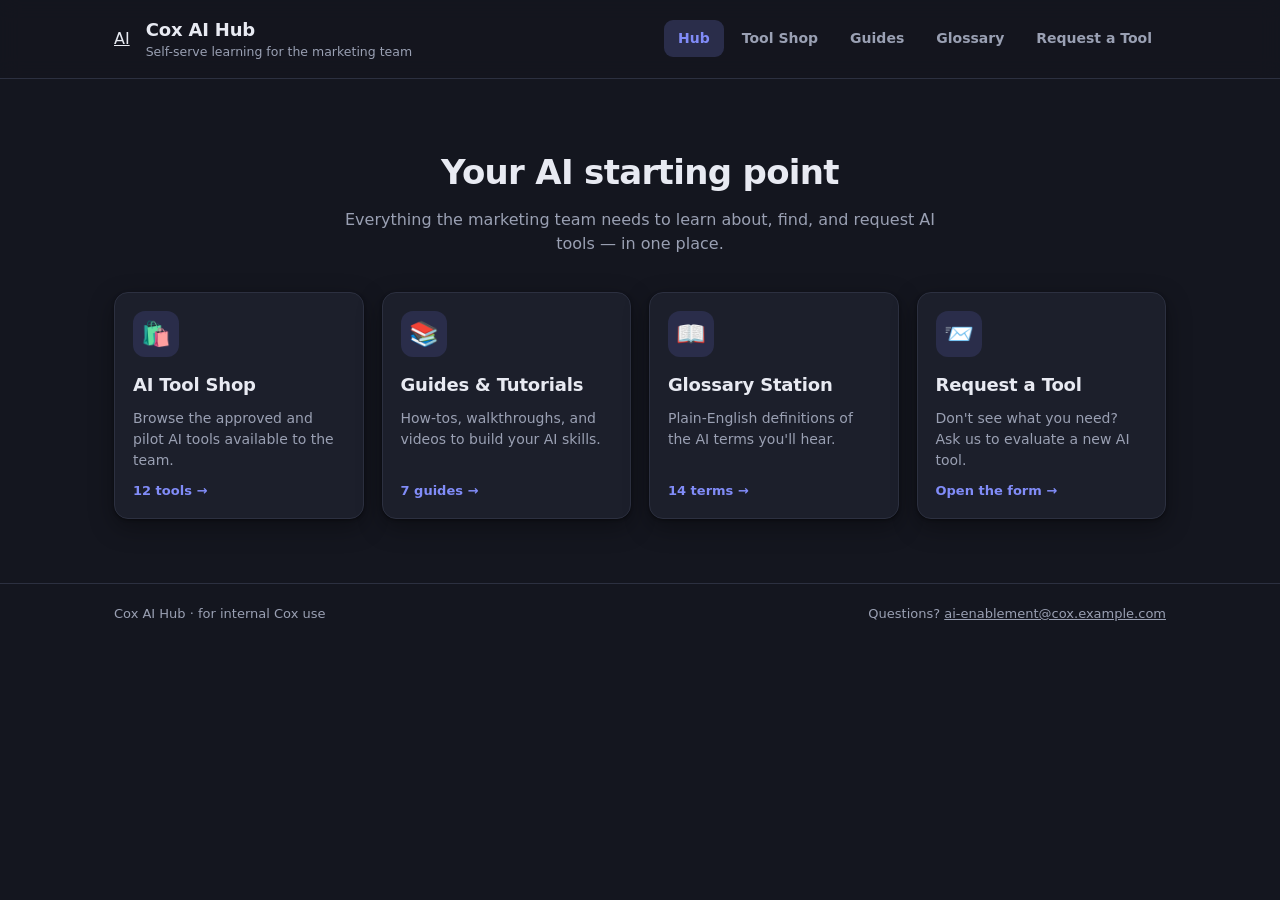
<file: cox-ai-hub/index.html>
<!DOCTYPE html>
<html lang="en">
<head>
  <meta charset="UTF-8" />
  <meta name="viewport" content="width=device-width, initial-scale=1.0" />
  <title>Cox AI Hub</title>
  <link rel="stylesheet" href="assets/css/styles.css" />
  <script src="config.js"></script>
</head>
<body>
  <header><div class="header-inner"></div></header>

  <main>
    <section class="hero">
      <h2>Your AI starting point</h2>
      <p>Everything the marketing team needs to learn about, find, and request AI tools — in one place.</p>
    </section>

    <div class="hub-grid" id="hub-grid"></div>
  </main>

  <footer><div class="footer-inner"></div></footer>

  <script src="assets/js/common.js"></script>
  <script src="assets/js/home.js"></script>
</body>
</html>
</file>
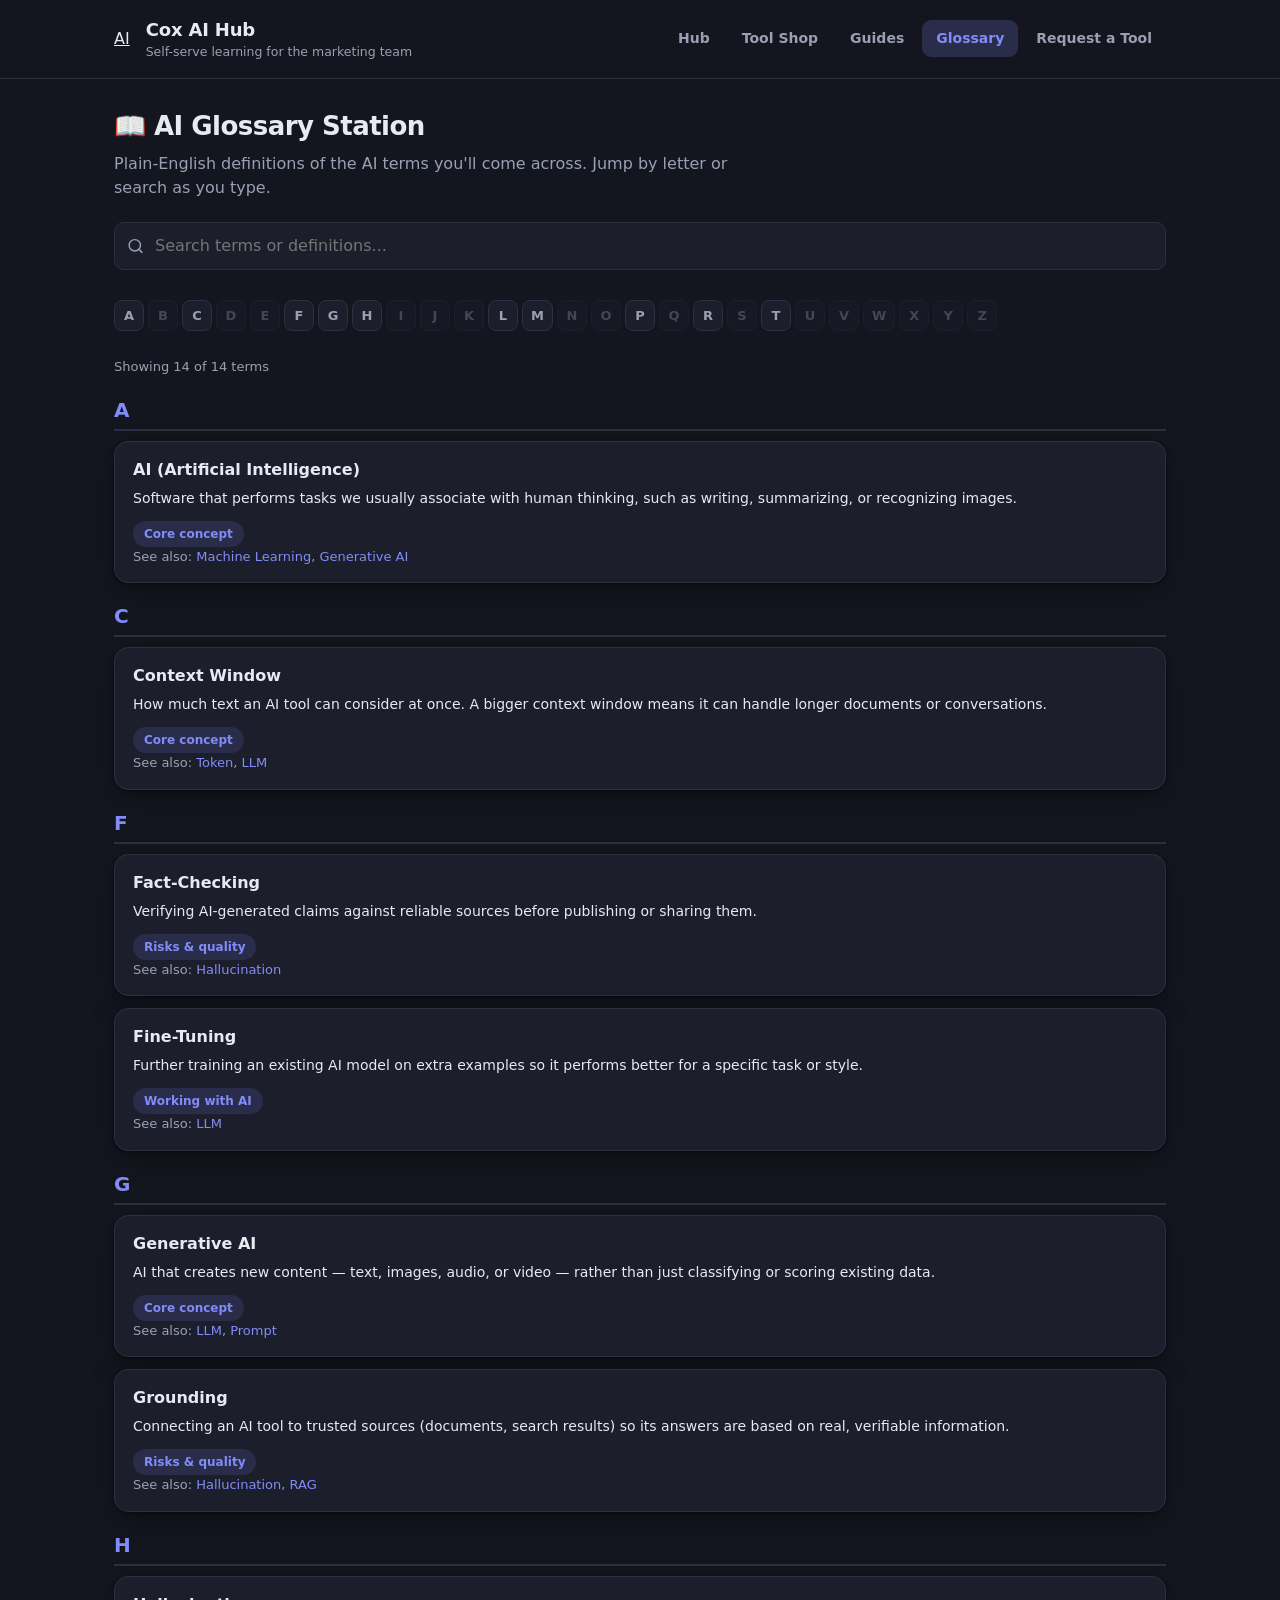
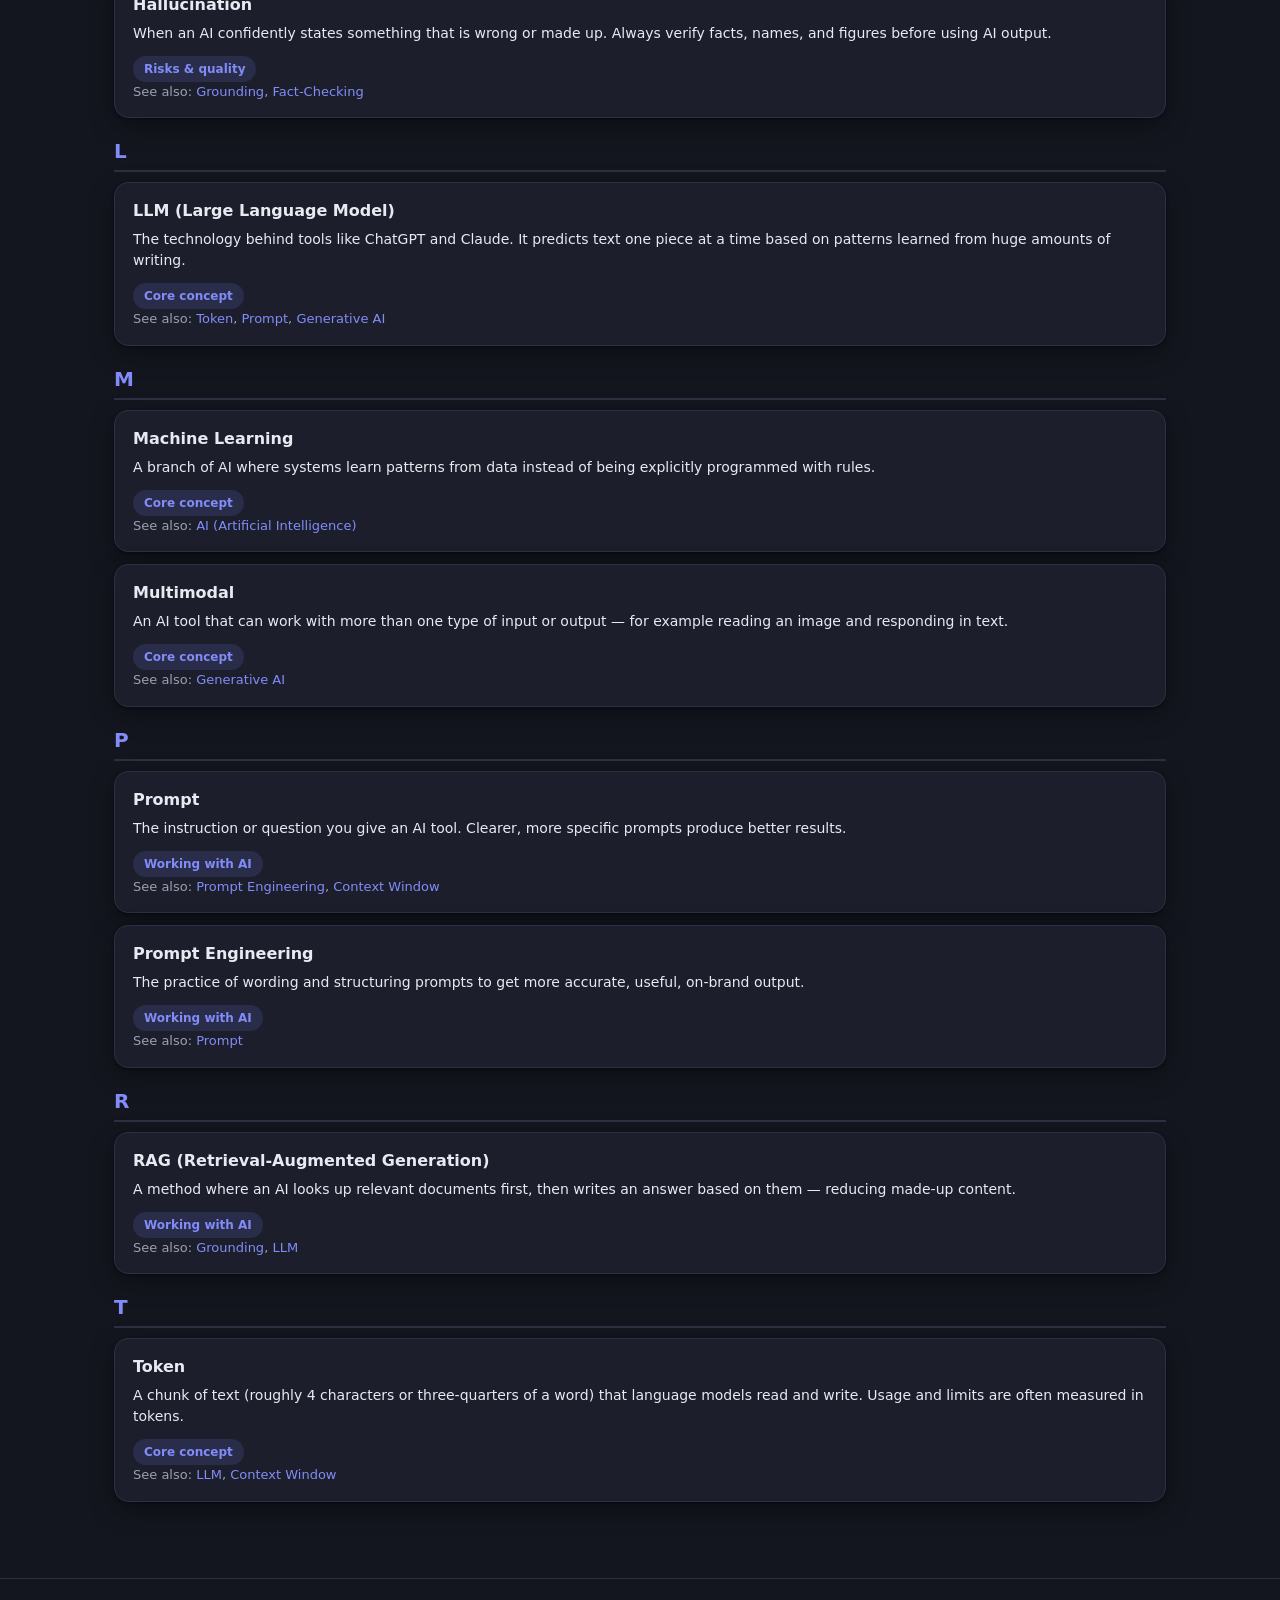
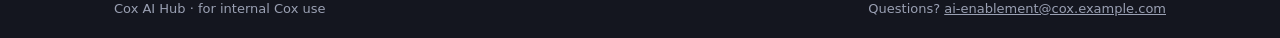
<file: cox-ai-hub/glossary.html>
<!DOCTYPE html>
<html lang="en">
<head>
  <meta charset="UTF-8" />
  <meta name="viewport" content="width=device-width, initial-scale=1.0" />
  <title>Glossary Station · Cox AI Hub</title>
  <link rel="stylesheet" href="assets/css/styles.css" />
  <script src="config.js"></script>
</head>
<body>
  <header><div class="header-inner"></div></header>

  <main>
    <div class="page-head">
      <h2>📖 AI Glossary Station</h2>
      <p>Plain-English definitions of the AI terms you'll come across. Jump by letter or search as you type.</p>
    </div>

    <div class="controls">
      <div class="search-bar">
        <svg width="17" height="17" viewBox="0 0 24 24" fill="none" stroke="currentColor" stroke-width="2" stroke-linecap="round" stroke-linejoin="round"><circle cx="11" cy="11" r="8"></circle><line x1="21" y1="21" x2="16.65" y2="16.65"></line></svg>
        <input type="text" id="search" placeholder="Search terms or definitions..." />
      </div>
    </div>

    <div class="az-bar" id="az-bar"></div>
    <div class="count" id="count"></div>
    <div id="glossary-list"></div>
  </main>

  <footer><div class="footer-inner"></div></footer>

  <script src="assets/js/common.js"></script>
  <script src="assets/js/glossary.js"></script>
</body>
</html>
</file>
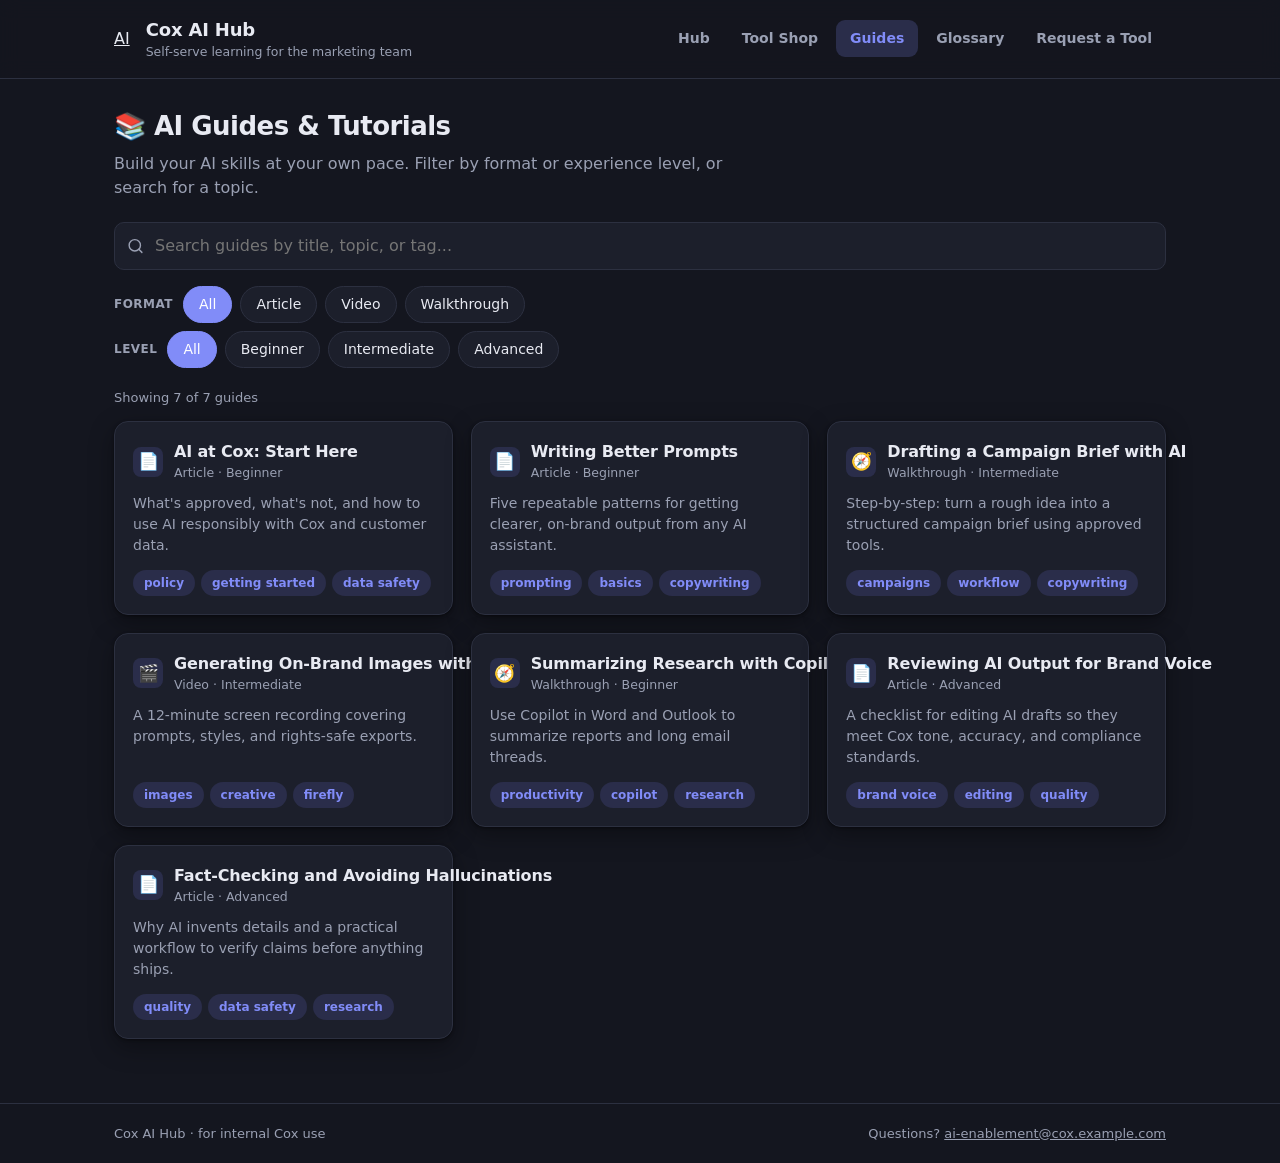
<file: cox-ai-hub/guides.html>
<!DOCTYPE html>
<html lang="en">
<head>
  <meta charset="UTF-8" />
  <meta name="viewport" content="width=device-width, initial-scale=1.0" />
  <title>Guides & Tutorials · Cox AI Hub</title>
  <link rel="stylesheet" href="assets/css/styles.css" />
  <script src="config.js"></script>
</head>
<body>
  <header><div class="header-inner"></div></header>

  <main>
    <div class="page-head">
      <h2>📚 AI Guides &amp; Tutorials</h2>
      <p>Build your AI skills at your own pace. Filter by format or experience level, or search for a topic.</p>
    </div>

    <div class="controls">
      <div class="search-bar">
        <svg width="17" height="17" viewBox="0 0 24 24" fill="none" stroke="currentColor" stroke-width="2" stroke-linecap="round" stroke-linejoin="round"><circle cx="11" cy="11" r="8"></circle><line x1="21" y1="21" x2="16.65" y2="16.65"></line></svg>
        <input type="text" id="search" placeholder="Search guides by title, topic, or tag..." />
      </div>
      <div class="filters">
        <div class="filter-group"><span class="filter-label">Format</span><div id="type-filters" style="display:contents"></div></div>
      </div>
      <div class="filters" style="margin-top:8px">
        <div class="filter-group"><span class="filter-label">Level</span><div id="level-filters" style="display:contents"></div></div>
      </div>
    </div>

    <div class="count" id="count"></div>
    <div class="grid" id="grid"></div>
  </main>

  <footer><div class="footer-inner"></div></footer>

  <script src="assets/js/common.js"></script>
  <script src="assets/js/guides.js"></script>
</body>
</html>
</file>
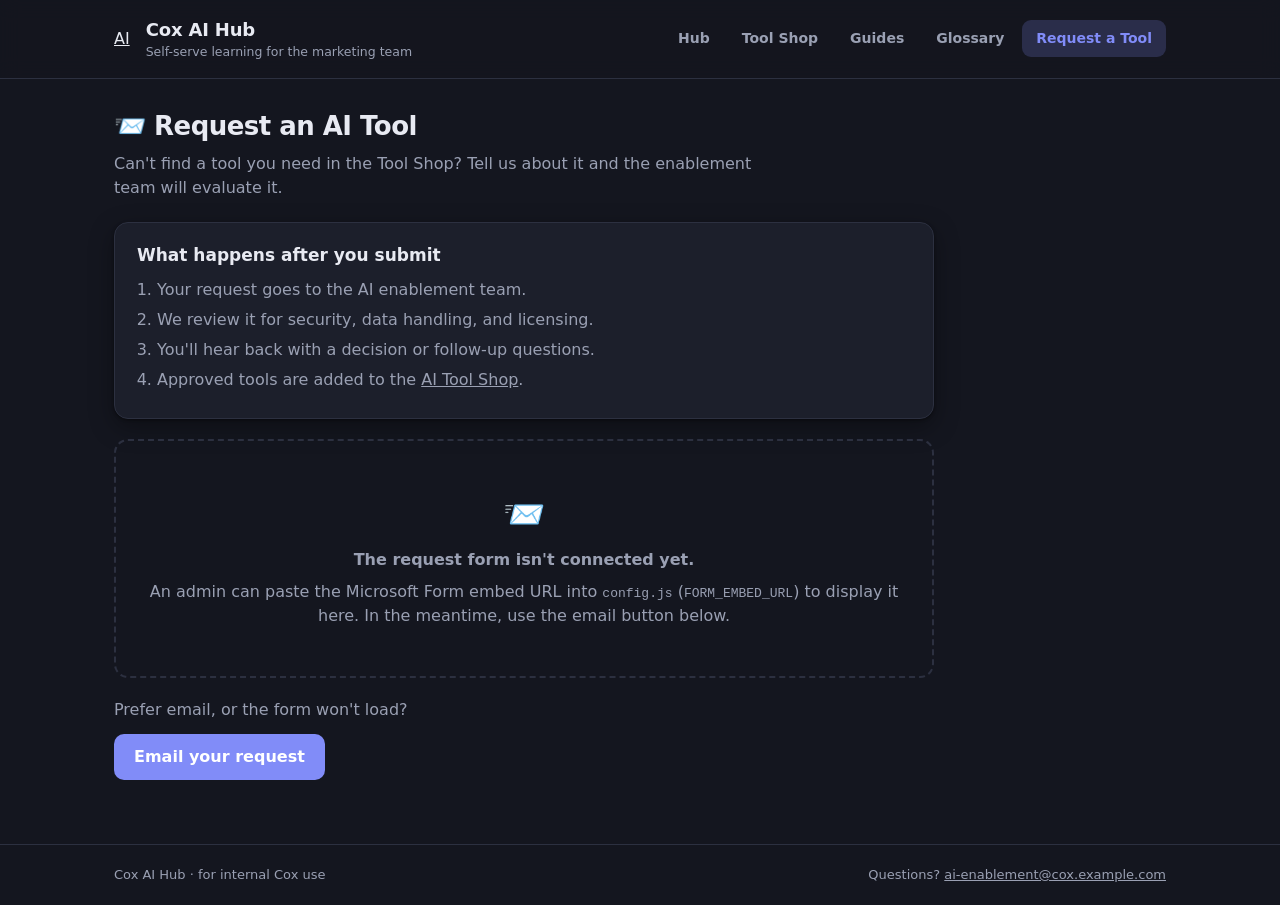
<file: cox-ai-hub/request.html>
<!DOCTYPE html>
<html lang="en">
<head>
  <meta charset="UTF-8" />
  <meta name="viewport" content="width=device-width, initial-scale=1.0" />
  <title>Request a Tool · Cox AI Hub</title>
  <link rel="stylesheet" href="assets/css/styles.css" />
  <script src="config.js"></script>
</head>
<body>
  <header><div class="header-inner"></div></header>

  <main>
    <div class="page-head">
      <h2>📨 Request an AI Tool</h2>
      <p>Can't find a tool you need in the Tool Shop? Tell us about it and the enablement team will evaluate it.</p>
    </div>

    <div class="request-wrap">
      <div class="info-panel">
        <h3>What happens after you submit</h3>
        <ol>
          <li>Your request goes to the AI enablement team.</li>
          <li>We review it for security, data handling, and licensing.</li>
          <li>You'll hear back with a decision or follow-up questions.</li>
          <li>Approved tools are added to the <a href="tools.html">AI Tool Shop</a>.</li>
        </ol>
      </div>

      <div id="form-mount"></div>
      <div id="fallback-mount"></div>
    </div>
  </main>

  <footer><div class="footer-inner"></div></footer>

  <script src="assets/js/common.js"></script>
  <script src="assets/js/request.js"></script>
</body>
</html>
</file>
<file: cox-ai-hub/assets/css/styles.css>
/* ==========================================================================
   Cox AI Content Hub — shared design system
   Harvested and extended from my-bookmarks-app/index.html
   ========================================================================== */

:root {
  --header-bg: rgba(20, 22, 31, .85);
  --accent: #818cf8;
  --accent-hover: #6f7bf5;
  --accent-soft: #2a2d4a;
  --bg: #14161f;
  --card: #1c1f2b;
  --text: #e8eaf2;
  --muted: #9aa0b3;
  --border: #2c3040;
  --danger: #f87171;
  --success: #4ade80;
  --warning: #fbbf24;
  --radius: 14px;
  --shadow: 0 1px 3px rgba(0, 0, 0, .4), 0 8px 24px rgba(0, 0, 0, .35);
  --shadow-hover: 0 4px 12px rgba(0, 0, 0, .5), 0 16px 40px rgba(0, 0, 0, .45);
  --max-width: 1100px;
}

* { box-sizing: border-box; }

body {
  margin: 0;
  font-family: system-ui, -apple-system, "Segoe UI", Roboto, Helvetica, Arial, sans-serif;
  background: var(--bg);
  color: var(--text);
  line-height: 1.5;
}

a { color: inherit; }

/* ---------- Header / nav ---------- */
header {
  position: sticky;
  top: 0;
  z-index: 10;
  background: var(--header-bg);
  backdrop-filter: blur(10px);
  border-bottom: 1px solid var(--border);
}

.header-inner {
  max-width: var(--max-width);
  margin: 0 auto;
  padding: 16px 24px;
  display: flex;
  align-items: center;
  gap: 16px;
  flex-wrap: wrap;
}

.brand {
  display: flex;
  align-items: center;
  gap: 12px;
}

.brand .logo {
  width: 38px;
  height: 38px;
  border-radius: 10px;
  background: linear-gradient(135deg, var(--accent), #7c73f7);
  display: grid;
  place-items: center;
  font-size: 20px;
  flex: none;
  color: #fff;
  font-weight: 700;
  text-decoration: none;
}

.brand h1 {
  font-size: 18px;
  margin: 0;
  letter-spacing: -.01em;
}

.brand p {
  margin: 0;
  font-size: 12.5px;
  color: var(--muted);
}

nav.main-nav {
  display: flex;
  gap: 4px;
  flex-wrap: wrap;
  margin-left: auto;
}

nav.main-nav a {
  padding: 8px 14px;
  border-radius: 9px;
  font-size: 14px;
  font-weight: 600;
  text-decoration: none;
  color: var(--muted);
  transition: all .15s;
}

nav.main-nav a:hover { color: var(--accent); background: var(--accent-soft); }
nav.main-nav a.active { color: var(--accent); background: var(--accent-soft); }


/* ---------- Main / layout ---------- */
main {
  max-width: var(--max-width);
  margin: 0 auto;
  padding: 28px 24px 64px;
}

.page-head { margin-bottom: 22px; }
.page-head h2 {
  font-size: 26px;
  margin: 0 0 6px;
  letter-spacing: -.02em;
}
.page-head p {
  margin: 0;
  color: var(--muted);
  max-width: 64ch;
}

/* ---------- Hero (landing) ---------- */
.hero {
  text-align: center;
  padding: 40px 16px 28px;
}
.hero h2 {
  font-size: 34px;
  margin: 0 0 10px;
  letter-spacing: -.02em;
}
.hero p {
  margin: 0 auto;
  color: var(--muted);
  max-width: 60ch;
  font-size: 16px;
}

/* ---------- Search + filters ---------- */
.controls { margin-bottom: 20px; }

.search-bar {
  position: relative;
  margin-bottom: 16px;
}

.search-bar input {
  width: 100%;
  padding: 11px 13px 11px 40px;
  border: 1px solid var(--border);
  border-radius: 10px;
  background: var(--card);
  font: inherit;
  color: var(--text);
  transition: border-color .15s, box-shadow .15s;
}

.search-bar input:focus {
  outline: none;
  border-color: var(--accent);
  box-shadow: 0 0 0 3px var(--accent-soft);
}

.search-bar svg {
  position: absolute;
  left: 13px;
  top: 50%;
  transform: translateY(-50%);
  color: var(--muted);
}

.filters {
  display: flex;
  flex-wrap: wrap;
  gap: 8px;
}

.filter-group { display: flex; flex-wrap: wrap; gap: 8px; align-items: center; }
.filter-group + .filter-group { margin-top: 8px; }
.filter-label {
  font-size: 12px;
  font-weight: 700;
  text-transform: uppercase;
  letter-spacing: .04em;
  color: var(--muted);
  margin-right: 2px;
}

.chip {
  padding: 7px 15px;
  border: 1px solid var(--border);
  border-radius: 999px;
  background: var(--card);
  color: var(--text);
  font: inherit;
  font-size: 14px;
  cursor: pointer;
  transition: all .15s;
}

.chip:hover { border-color: var(--accent); color: var(--accent); }

.chip.active {
  background: var(--accent);
  border-color: var(--accent);
  color: #fff;
}

.count {
  font-size: 13px;
  color: var(--muted);
  margin: 16px 0 14px;
}

/* ---------- Grid + cards ---------- */
.grid {
  display: grid;
  grid-template-columns: repeat(auto-fill, minmax(280px, 1fr));
  gap: 18px;
}

.card {
  position: relative;
  background: var(--card);
  border: 1px solid var(--border);
  border-radius: var(--radius);
  padding: 18px;
  box-shadow: var(--shadow);
  transition: transform .15s, box-shadow .15s;
  display: flex;
  flex-direction: column;
  gap: 10px;
}

.card:hover {
  transform: translateY(-3px);
  box-shadow: var(--shadow-hover);
}

.card-head {
  display: flex;
  align-items: center;
  gap: 11px;
}

.card-head img {
  width: 28px;
  height: 28px;
  border-radius: 7px;
  flex: none;
  background: var(--accent-soft);
}

.card-icon {
  width: 30px;
  height: 30px;
  border-radius: 8px;
  flex: none;
  display: grid;
  place-items: center;
  background: var(--accent-soft);
  font-size: 17px;
}

.card-title {
  font-weight: 600;
  font-size: 16px;
  text-decoration: none;
  letter-spacing: -.01em;
  overflow: hidden;
  text-overflow: ellipsis;
  white-space: nowrap;
}

.card-title:hover { color: var(--accent); }

.card-url {
  font-size: 12.5px;
  color: var(--muted);
  text-decoration: none;
  overflow: hidden;
  text-overflow: ellipsis;
  white-space: nowrap;
  display: block;
}

.card-url:hover { color: var(--accent); }

.card-notes {
  font-size: 14px;
  color: var(--muted);
  margin: 0;
}

.card-meta {
  display: flex;
  flex-wrap: wrap;
  gap: 6px 14px;
  font-size: 12.5px;
  color: var(--muted);
}
.card-meta strong { color: var(--text); font-weight: 600; }

.badges {
  display: flex;
  flex-wrap: wrap;
  gap: 6px;
  margin-top: auto;
  padding-top: 4px;
}

.badge {
  align-self: flex-start;
  padding: 4px 11px;
  border-radius: 999px;
  background: var(--accent-soft);
  color: var(--accent);
  font-size: 12px;
  font-weight: 600;
}

.badge-status-approved { background: rgba(22, 163, 74, .12); color: var(--success); }
.badge-status-pilot { background: rgba(217, 119, 6, .14); color: var(--warning); }
.badge-status-restricted { background: rgba(239, 68, 68, .12); color: var(--danger); }

/* ---------- Hub landing cards ---------- */
.hub-grid {
  display: grid;
  grid-template-columns: repeat(auto-fit, minmax(240px, 1fr));
  gap: 18px;
  margin-top: 8px;
}

.hub-card {
  text-decoration: none;
  color: inherit;
}
.hub-card .card-icon {
  width: 46px;
  height: 46px;
  font-size: 24px;
  border-radius: 12px;
}
.hub-card h3 { margin: 4px 0 0; font-size: 18px; letter-spacing: -.01em; }
.hub-card p { margin: 0; color: var(--muted); font-size: 14px; }
.hub-card .hub-count {
  margin-top: auto;
  font-size: 13px;
  font-weight: 600;
  color: var(--accent);
}

/* ---------- Glossary ---------- */
.az-bar {
  display: flex;
  flex-wrap: wrap;
  gap: 4px;
  position: sticky;
  top: 76px;
  background: var(--bg);
  padding: 10px 0;
  z-index: 5;
}
.az-bar a {
  min-width: 30px;
  text-align: center;
  padding: 5px 8px;
  border-radius: 8px;
  font-size: 13px;
  font-weight: 600;
  text-decoration: none;
  color: var(--muted);
  border: 1px solid var(--border);
  background: var(--card);
  transition: all .15s;
}
.az-bar a:hover { color: var(--accent); border-color: var(--accent); }
.az-bar a.disabled { opacity: .35; pointer-events: none; }

.glossary-section { margin-top: 18px; scroll-margin-top: 130px; }
.glossary-letter {
  font-size: 20px;
  font-weight: 700;
  color: var(--accent);
  margin: 0 0 10px;
  border-bottom: 2px solid var(--border);
  padding-bottom: 4px;
}
.term-card {
  background: var(--card);
  border: 1px solid var(--border);
  border-radius: var(--radius);
  padding: 16px 18px;
  margin-bottom: 12px;
  box-shadow: var(--shadow);
}
.term-card h4 { margin: 0 0 6px; font-size: 16px; }
.term-card p { margin: 0 0 8px; font-size: 14px; color: var(--text); }
.term-card .see-also {
  font-size: 13px;
  color: var(--muted);
}
.term-card .see-also a { color: var(--accent); text-decoration: none; }
.term-card .see-also a:hover { text-decoration: underline; }

/* ---------- Request form ---------- */
.request-wrap {
  display: grid;
  grid-template-columns: 1fr;
  gap: 20px;
  max-width: 820px;
}
.info-panel {
  background: var(--card);
  border: 1px solid var(--border);
  border-radius: var(--radius);
  padding: 20px 22px;
  box-shadow: var(--shadow);
}
.info-panel h3 { margin: 0 0 10px; font-size: 17px; }
.info-panel ol { margin: 0; padding-left: 20px; color: var(--muted); }
.info-panel ol li { margin-bottom: 6px; }
.form-frame {
  width: 100%;
  min-height: 720px;
  border: 1px solid var(--border);
  border-radius: var(--radius);
  background: var(--card);
  box-shadow: var(--shadow);
}
.form-placeholder {
  border: 2px dashed var(--border);
  border-radius: var(--radius);
  padding: 48px 24px;
  text-align: center;
  color: var(--muted);
}
.btn-primary {
  display: inline-block;
  padding: 11px 20px;
  border: none;
  border-radius: 10px;
  background: var(--accent);
  color: #fff;
  font: inherit;
  font-weight: 600;
  cursor: pointer;
  text-decoration: none;
  white-space: nowrap;
  transition: background .15s, transform .05s;
}
.btn-primary:hover { background: var(--accent-hover); }
.btn-primary:active { transform: translateY(1px); }

/* ---------- Empty / error state ---------- */
.empty {
  text-align: center;
  padding: 64px 24px;
  color: var(--muted);
  grid-column: 1 / -1;
}
.empty .big { font-size: 40px; margin-bottom: 8px; }

/* ---------- Footer ---------- */
footer {
  border-top: 1px solid var(--border);
  color: var(--muted);
  font-size: 13px;
}
footer .footer-inner {
  max-width: var(--max-width);
  margin: 0 auto;
  padding: 20px 24px;
  display: flex;
  justify-content: space-between;
  flex-wrap: wrap;
  gap: 8px;
}

/* ---------- Responsive ---------- */
@media (max-width: 640px) {
  .header-inner, main { padding-left: 16px; padding-right: 16px; }
  nav.main-nav { margin-left: 0; width: 100%; }
  .grid, .hub-grid { grid-template-columns: 1fr; }
  .az-bar { top: 64px; }
}
</file>
